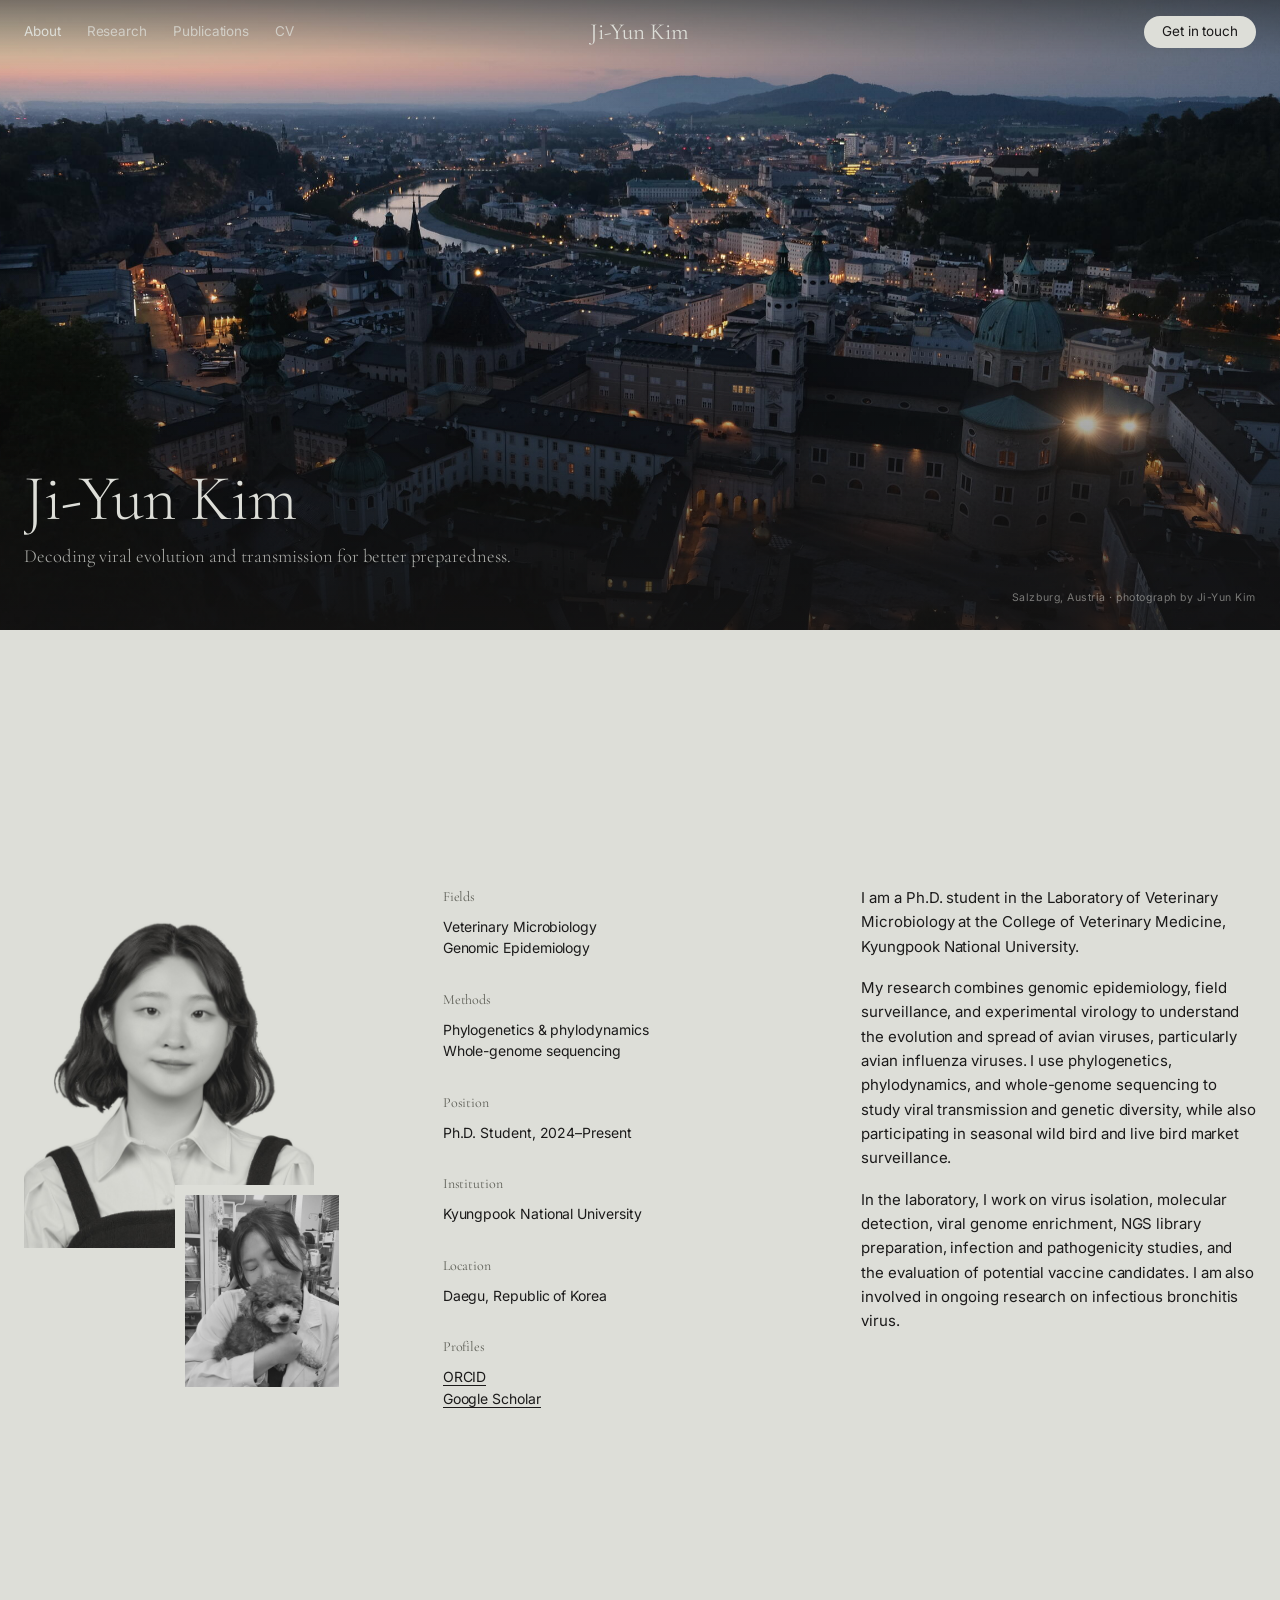
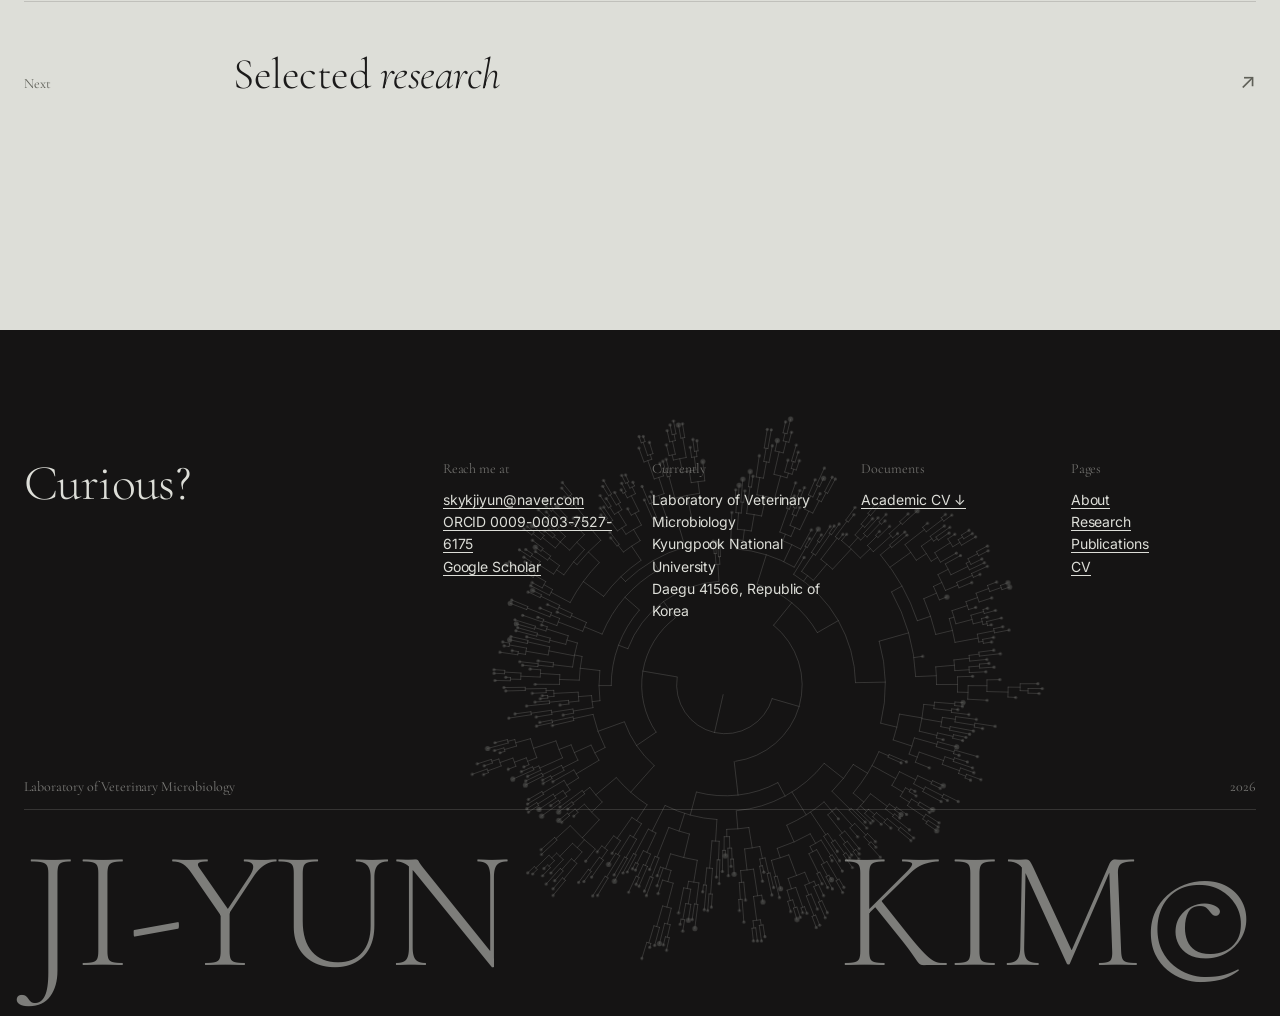
<file: index.html>
<!DOCTYPE html>
<html lang="en">
<head>
<meta charset="utf-8">
<meta name="viewport" content="width=device-width, initial-scale=1">
<script>document.documentElement.classList.add('js');</script>
<title>Ji-Yun Kim — Genomic Epidemiology of Avian Influenza</title>
<meta name="description" content="Ji-Yun Kim is a Ph.D. student in Veterinary Microbiology at Kyungpook National University, working on influenza virus evolution, phylogenetics and phylodynamics, and whole-genome sequencing.">
<meta name="author" content="Ji-Yun Kim">

<meta property="og:type" content="profile">
<meta property="og:title" content="Ji-Yun Kim — Genomic Epidemiology of Avian Influenza">
<meta property="og:description" content="Ji-Yun Kim is a Ph.D. student in Veterinary Microbiology at Kyungpook National University, working on influenza virus evolution, phylogenetics and phylodynamics, and whole-genome sequencing.">
<meta property="og:image" content="assets/img/hero-salzburg.jpg">
<meta name="twitter:card" content="summary_large_image">

<link rel="icon" href="assets/favicon.svg" type="image/svg+xml">
<link rel="preconnect" href="https://fonts.googleapis.com">
<link rel="preconnect" href="https://fonts.gstatic.com" crossorigin>
<link href="https://fonts.googleapis.com/css2?family=Cormorant+Garamond:ital,wght@0,300;0,400;0,500;1,300;1,400&amp;family=Inter:wght@300;400;500&amp;display=swap" rel="stylesheet">
<link rel="stylesheet" href="styles.css">
<script type="application/ld+json">
{
  "@context": "https://schema.org",
  "@type": "Person",
  "name": "Ji-Yun Kim",
  "jobTitle": "Ph.D. Student, Veterinary Microbiology",
  "affiliation": {
    "@type": "CollegeOrUniversity",
    "name": "College of Veterinary Medicine, Kyungpook National University"
  },
  "email": "mailto:skykjiyun@naver.com",
  "identifier": "https://orcid.org/0009-0003-7527-6175",
  "sameAs": [
    "https://orcid.org/0009-0003-7527-6175",
    "https://scholar.google.com/citations?user=RZ4CuzIAAAAJ&hl=ko"
  ],
  "knowsAbout": ["Influenza virus evolution", "Phylodynamics", "Phylogenetics", "Genomic surveillance", "Whole-genome sequencing"]
}
</script>
</head>

<body>
<a class="skip-link" href="#main">Skip to content</a>

<!-- ─────────────────────────  NAV  ───────────────────────── -->
<header class="nav on-dark" id="nav">
  <nav class="nav__inner" aria-label="Primary">
    <ul class="nav__links">
      <li><a href="index.html" aria-current="page">About</a></li>
      <li><a href="research.html">Research</a></li>
      <li><a href="publications.html">Publications</a></li>
      <li><a href="cv.html">CV</a></li>
    </ul>

    <a class="nav__mark" href="index.html">Ji-Yun Kim</a>

    <div class="nav__end">
      <a class="pill" href="mailto:skykjiyun@naver.com">Get in touch</a>
      <button class="nav__toggle" id="navToggle" aria-expanded="false" aria-controls="navMenu">
        <span class="nav__toggle-label">Menu</span>
      </button>
    </div>
  </nav>
</header>

<div class="menu" id="navMenu" hidden>
  <ul>
    <li><a href="index.html" aria-current="page">About</a></li>
    <li><a href="research.html">Research</a></li>
    <li><a href="publications.html">Publications</a></li>
    <li><a href="cv.html">CV</a></li>
    <li><a href="mailto:skykjiyun@naver.com">Contact</a></li>
  </ul>
</div>

<main id="main">
<div class="frame" id="top">
<!-- ─────────────────────────  HERO  ───────────────────────── -->
  <section class="hero" aria-label="Introduction">
    <div class="hero__canvas">
      <img src="assets/img/hero-salzburg.jpg" alt="Salzburg at dusk seen from above, the old town and river under a pink and deep blue sky." fetchpriority="high" decoding="async">
    </div>
    <div class="hero__grain" aria-hidden="true"></div>
    <div class="hero__text">
      <h1 class="hero__title">
        <span class="line"><span class="w">Ji-Yun</span> <span class="w">Kim</span></span>
      </h1>
      <p class="hero__tagline"><span class="line"><span class="w">Decoding viral evolution and transmission for better preparedness.</span></span></p>
    </div>
    <p class="hero__credit">Salzburg, Austria &middot; photograph by Ji-Yun Kim</p>
  </section>

<!-- ─────────────────────────  ABOUT  ───────────────────────── -->
  <section class="block" id="about">

    <div class="grid about__grid">
      <div class="portraits">
        <figure class="portrait" data-reveal>
          <img id="portraitImg" src="assets/img/portrait.jpg" alt="Portrait of Ji-Yun Kim." decoding="async">
        </figure>
        <figure class="portrait-alt" data-optional data-reveal data-delay="2">
          <img src="assets/img/portrait-alt.jpg" alt="Ji-Yun Kim holding a puppy at the veterinary teaching hospital." loading="lazy" decoding="async">
        </figure>
      </div>

      <div class="meta" data-reveal data-delay="1">
        <div class="meta__item"><p class="label">Fields</p><p>Veterinary Microbiology</p><p>Genomic Epidemiology</p></div>
        <div class="meta__item"><p class="label">Methods</p><p>Phylogenetics &amp; phylodynamics</p><p>Whole-genome sequencing</p></div>
        <div class="meta__item"><p class="label">Position</p><p>Ph.D. Student, 2024&ndash;Present</p></div>
        <div class="meta__item"><p class="label">Institution</p><p>Kyungpook National University</p></div>
        <div class="meta__item"><p class="label">Location</p><p>Daegu, Republic of Korea</p></div>
        <div class="meta__item"><p class="label">Profiles</p>
          <p><a class="ul" href="https://orcid.org/0009-0003-7527-6175" target="_blank" rel="noopener">ORCID</a></p>
          <p><a class="ul" href="https://scholar.google.com/citations?user=RZ4CuzIAAAAJ&amp;hl=ko" target="_blank" rel="noopener">Google Scholar</a></p>
        </div>
      </div>

      <div class="col-text">
        <div class="prose" data-reveal data-delay="2">
          <p>I am a Ph.D. student in the Laboratory of Veterinary Microbiology at the College of Veterinary Medicine, Kyungpook National University.</p>
          <p>My research combines genomic epidemiology, field surveillance, and experimental virology to understand the evolution and spread of avian viruses, particularly avian influenza viruses. I use phylogenetics, phylodynamics, and whole-genome sequencing to study viral transmission and genetic diversity, while also participating in seasonal wild bird and live bird market surveillance.</p>
          <p>In the laboratory, I work on virus isolation, molecular detection, viral genome enrichment, NGS library preparation, infection and pathogenicity studies, and the evaluation of potential vaccine candidates. I am also involved in ongoing research on infectious bronchitis virus.</p>
        </div>
      </div>

    </div>
  </section>

  <!-- ─────────────────────────  NEXT  ───────────────────────── -->
  <a class="next" href="research.html">
    <span class="next__row">
      <span class="label">Next</span>
      <span class="next__title">Selected <em>research</em></span>
      <span class="next__arrow" aria-hidden="true">&#8599;</span>
    </span>
  </a>

</div><!-- /frame -->

<!-- ─────────────────────────  CONTACT / FOOTER  ───────────────────────── -->
<footer class="foot" id="contact">
  <div class="foot__canvas" aria-hidden="true">
    <svg id="phylo" viewBox="-105 -105 210 210" preserveAspectRatio="xMidYMid slice" role="presentation"></svg>
  </div>
  <div class="foot__inner">
    <div class="grid foot__top">
      <h2 class="h2 foot__h" data-reveal>Curious?</h2>
      <div class="foot__cols">
        <div data-reveal><p class="label">Reach me at</p>
          <p><a class="ul" href="mailto:skykjiyun@naver.com">skykjiyun@naver.com</a></p>
          <p><a class="ul" href="https://orcid.org/0009-0003-7527-6175" target="_blank" rel="noopener">ORCID 0009-0003-7527-6175</a></p>
          <p><a class="ul" href="https://scholar.google.com/citations?user=RZ4CuzIAAAAJ&amp;hl=ko" target="_blank" rel="noopener">Google Scholar</a></p>
        </div>
        <div data-reveal data-delay="1"><p class="label">Currently</p>
          <p>Laboratory of Veterinary Microbiology</p>
          <p>Kyungpook National University</p>
          <p>Daegu 41566, Republic of Korea</p>
        </div>
        <div data-reveal data-delay="2"><p class="label">Documents</p>
          <p><a class="ul" href="assets/cv/Ji-Yun-Kim-CV.docx" download>Academic CV &darr;</a></p>
        </div>
        <div data-reveal data-delay="3"><p class="label">Pages</p>
          <p><a class="ul" href="index.html">About</a></p>
          <p><a class="ul" href="research.html">Research</a></p>
          <p><a class="ul" href="publications.html">Publications</a></p>
          <p><a class="ul" href="cv.html">CV</a></p>
        </div>
      </div>
    </div>

    <div class="foot__rule">
      <span>Laboratory of Veterinary Microbiology</span>
      <span id="year">2026</span>
    </div>
    <div class="foot__mark" aria-hidden="true"><span>JI-YUN</span><span>KIM&copy;</span></div>
  </div>
</footer>

</main>

<script src="main.js"></script>
</body>
</html>
</file>
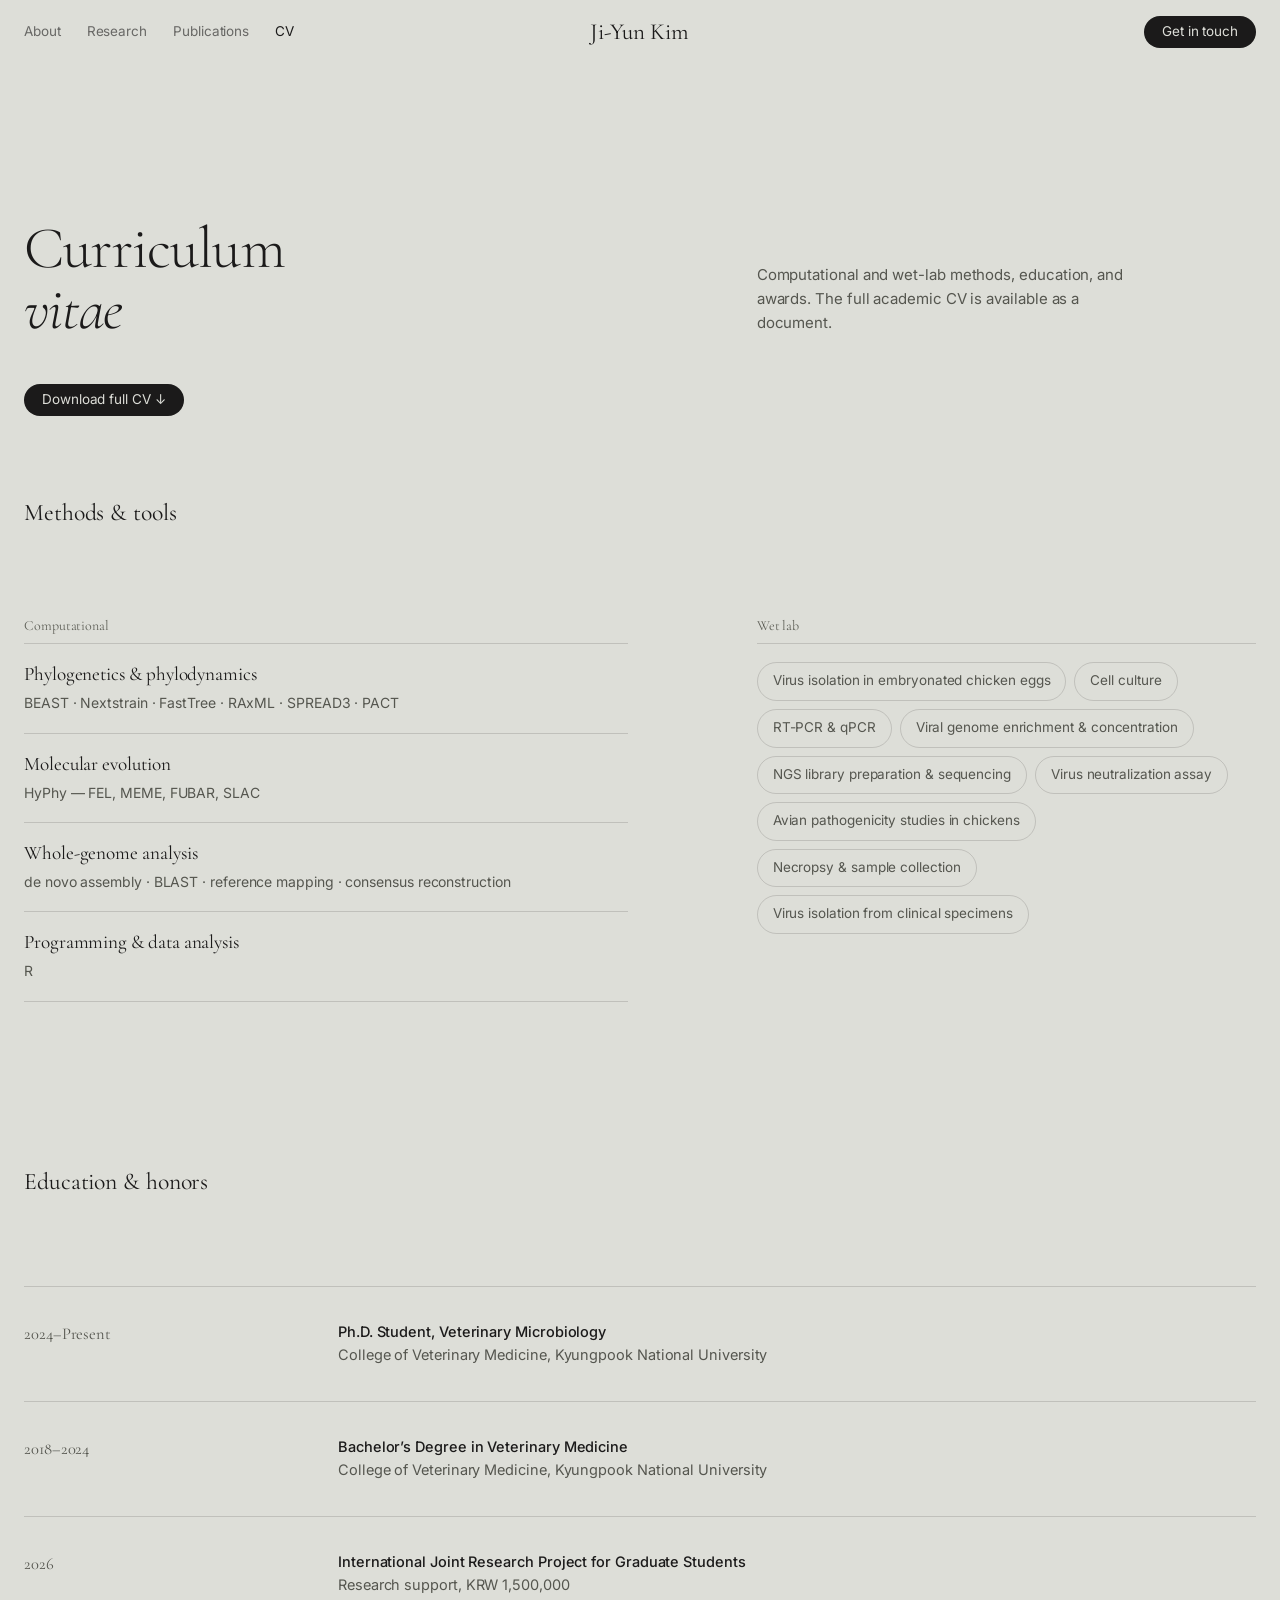
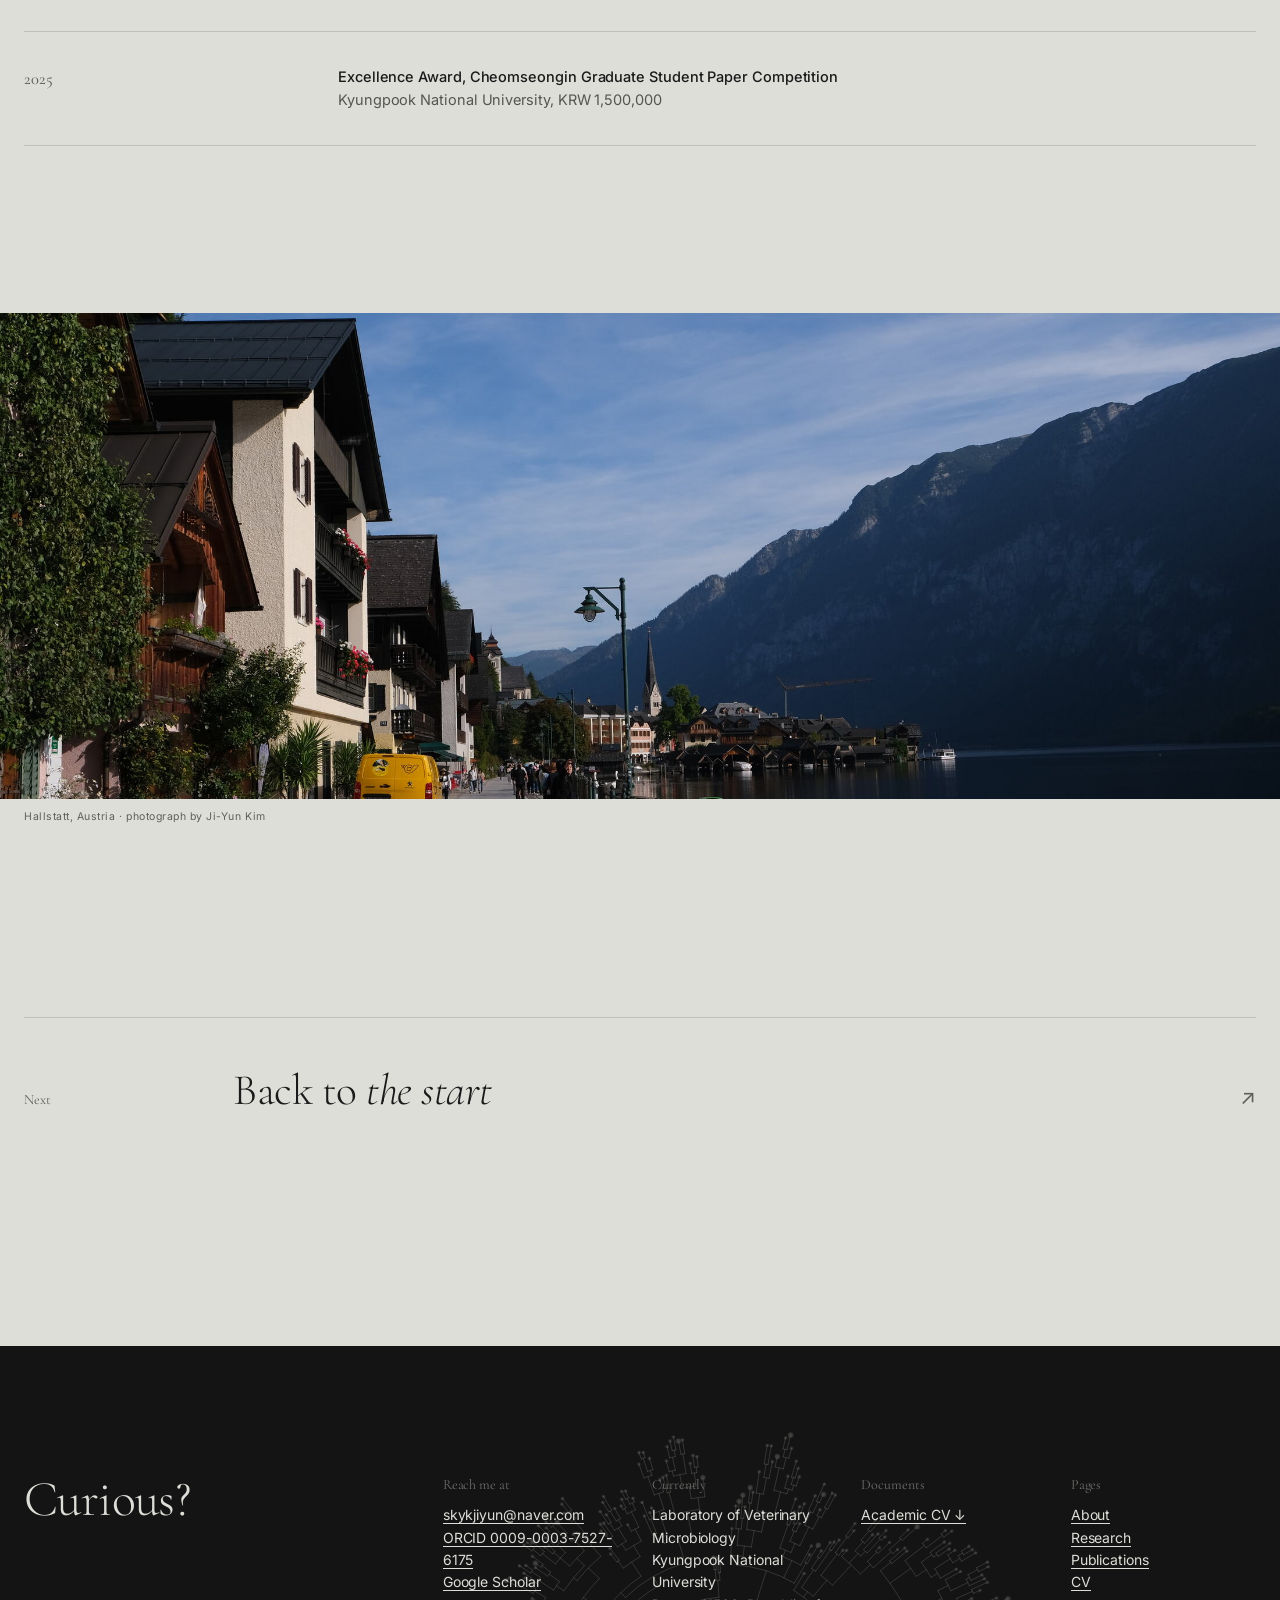
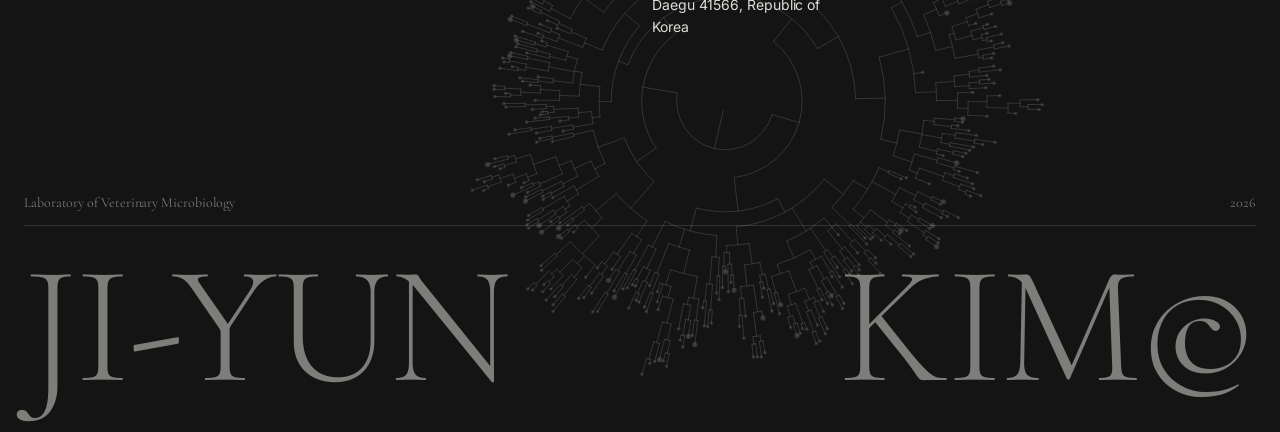
<file: cv.html>
<!DOCTYPE html>
<html lang="en">
<head>
<meta charset="utf-8">
<meta name="viewport" content="width=device-width, initial-scale=1">
<script>document.documentElement.classList.add('js');</script>
<title>CV — Ji-Yun Kim</title>
<meta name="description" content="Methods, tools, education and honors of Ji-Yun Kim, Ph.D. student in Veterinary Microbiology at Kyungpook National University.">
<meta name="author" content="Ji-Yun Kim">

<meta property="og:type" content="website">
<meta property="og:title" content="CV — Ji-Yun Kim">
<meta property="og:description" content="Methods, tools, education and honors of Ji-Yun Kim, Ph.D. student in Veterinary Microbiology at Kyungpook National University.">
<meta property="og:image" content="assets/img/hero-salzburg.jpg">
<meta name="twitter:card" content="summary_large_image">

<link rel="icon" href="assets/favicon.svg" type="image/svg+xml">
<link rel="preconnect" href="https://fonts.googleapis.com">
<link rel="preconnect" href="https://fonts.gstatic.com" crossorigin>
<link href="https://fonts.googleapis.com/css2?family=Cormorant+Garamond:ital,wght@0,300;0,400;0,500;1,300;1,400&amp;family=Inter:wght@300;400;500&amp;display=swap" rel="stylesheet">
<link rel="stylesheet" href="styles.css">
</head>

<body>
<a class="skip-link" href="#main">Skip to content</a>

<!-- ─────────────────────────  NAV  ───────────────────────── -->
<header class="nav" id="nav">
  <nav class="nav__inner" aria-label="Primary">
    <ul class="nav__links">
      <li><a href="index.html">About</a></li>
      <li><a href="research.html">Research</a></li>
      <li><a href="publications.html">Publications</a></li>
      <li><a href="cv.html" aria-current="page">CV</a></li>
    </ul>

    <a class="nav__mark" href="index.html">Ji-Yun Kim</a>

    <div class="nav__end">
      <a class="pill" href="mailto:skykjiyun@naver.com">Get in touch</a>
      <button class="nav__toggle" id="navToggle" aria-expanded="false" aria-controls="navMenu">
        <span class="nav__toggle-label">Menu</span>
      </button>
    </div>
  </nav>
</header>

<div class="menu" id="navMenu" hidden>
  <ul>
    <li><a href="index.html">About</a></li>
    <li><a href="research.html">Research</a></li>
    <li><a href="publications.html">Publications</a></li>
    <li><a href="cv.html" aria-current="page">CV</a></li>
    <li><a href="mailto:skykjiyun@naver.com">Contact</a></li>
  </ul>
</div>

<main id="main">
<div class="frame" id="top">
  <!-- ─────────────────────────  PAGE HEADER  ───────────────────────── -->
  <header class="pagehead">
    <div class="grid">
      <h1 class="h1-page" data-reveal>Curriculum<br><em>vitae</em></h1>
      <p class="col-text lede" data-reveal data-delay="1">Computational and wet-lab methods, education, and awards. The full academic CV is available as a document.</p>
    </div>
    <div class="grid pagehead__cta">
      <p class="col-span-left" data-reveal data-delay="2"><a class="pill" href="assets/cv/Ji-Yun-Kim-CV.docx" download>Download full CV &darr;</a></p>
    </div>
  </header>

<!-- ─────────────────────────  METHODS  ───────────────────────── -->
  <section class="block" id="methods">
    <div class="grid">
      <h2 class="sec" data-reveal>Methods &amp; tools</h2>
    </div>

    <div class="skills">
      <div class="skills__col" data-reveal>
        <p class="label">Computational</p>
        <dl>
          <dt>Phylogenetics &amp; phylodynamics</dt><dd>BEAST &middot; Nextstrain &middot; FastTree &middot; RAxML &middot; SPREAD3 &middot; PACT</dd>
          <dt>Molecular evolution</dt><dd>HyPhy &mdash; FEL, MEME, FUBAR, SLAC</dd>
          <dt>Whole-genome analysis</dt><dd>de novo assembly &middot; BLAST &middot; reference mapping &middot; consensus reconstruction</dd>
          <dt>Programming &amp; data analysis</dt><dd>R</dd>
        </dl>
      </div>
      <div class="skills__col" data-reveal data-delay="1">
        <p class="label">Wet lab</p>
        <ul class="tags">
          <li>Virus isolation in embryonated chicken eggs</li>
          <li>Cell culture</li>
          <li>RT-PCR &amp; qPCR</li>
          <li>Viral genome enrichment &amp; concentration</li>
          <li>NGS library preparation &amp; sequencing</li>
          <li>Virus neutralization assay</li>
          <li>Avian pathogenicity studies in chickens</li>
          <li>Necropsy &amp; sample collection</li>
          <li>Virus isolation from clinical specimens</li>
        </ul>
      </div>
    </div>
  </section>

<!-- ─────────────────────────  EDUCATION  ───────────────────────── -->
  <section class="block" id="education">
    <div class="grid">
      <h2 class="sec" data-reveal>Education &amp; honors</h2>
    </div>

    <ul class="timeline">
      <li data-reveal><span class="timeline__when">2024&ndash;Present</span><span class="timeline__what"><b>Ph.D. Student, Veterinary Microbiology</b><br>College of Veterinary Medicine, Kyungpook National University</span></li>
      <li data-reveal><span class="timeline__when">2018&ndash;2024</span><span class="timeline__what"><b>Bachelor&rsquo;s Degree in Veterinary Medicine</b><br>College of Veterinary Medicine, Kyungpook National University</span></li>
      <li data-reveal><span class="timeline__when">2026</span><span class="timeline__what"><b>International Joint Research Project for Graduate Students</b><br>Research support, KRW 1,500,000</span></li>
      <li data-reveal><span class="timeline__when">2025</span><span class="timeline__what"><b>Excellence Award, Cheomseongin Graduate Student Paper Competition</b><br>Kyungpook National University, KRW 1,500,000</span></li>
    </ul>
  </section>

  <!-- ─────────────────────────  CLOSING IMAGE  ───────────────────────── -->
  <figure class="fig fig--bleed fig--band" data-reveal>
    <img src="assets/img/hallstatt.jpg" alt="Hallstatt, Austria: lakeside houses along the shore with mountains rising from the water." loading="lazy" decoding="async">
    <figcaption>Hallstatt, Austria &middot; photograph by Ji-Yun Kim</figcaption>
  </figure>

  <!-- ─────────────────────────  NEXT  ───────────────────────── -->
  <a class="next" href="index.html">
    <span class="next__row">
      <span class="label">Next</span>
      <span class="next__title">Back to <em>the start</em></span>
      <span class="next__arrow" aria-hidden="true">&#8599;</span>
    </span>
  </a>

</div><!-- /frame -->

<!-- ─────────────────────────  CONTACT / FOOTER  ───────────────────────── -->
<footer class="foot" id="contact">
  <div class="foot__canvas" aria-hidden="true">
    <svg id="phylo" viewBox="-105 -105 210 210" preserveAspectRatio="xMidYMid slice" role="presentation"></svg>
  </div>
  <div class="foot__inner">
    <div class="grid foot__top">
      <h2 class="h2 foot__h" data-reveal>Curious?</h2>
      <div class="foot__cols">
        <div data-reveal><p class="label">Reach me at</p>
          <p><a class="ul" href="mailto:skykjiyun@naver.com">skykjiyun@naver.com</a></p>
          <p><a class="ul" href="https://orcid.org/0009-0003-7527-6175" target="_blank" rel="noopener">ORCID 0009-0003-7527-6175</a></p>
          <p><a class="ul" href="https://scholar.google.com/citations?user=RZ4CuzIAAAAJ&amp;hl=ko" target="_blank" rel="noopener">Google Scholar</a></p>
        </div>
        <div data-reveal data-delay="1"><p class="label">Currently</p>
          <p>Laboratory of Veterinary Microbiology</p>
          <p>Kyungpook National University</p>
          <p>Daegu 41566, Republic of Korea</p>
        </div>
        <div data-reveal data-delay="2"><p class="label">Documents</p>
          <p><a class="ul" href="assets/cv/Ji-Yun-Kim-CV.docx" download>Academic CV &darr;</a></p>
        </div>
        <div data-reveal data-delay="3"><p class="label">Pages</p>
          <p><a class="ul" href="index.html">About</a></p>
          <p><a class="ul" href="research.html">Research</a></p>
          <p><a class="ul" href="publications.html">Publications</a></p>
          <p><a class="ul" href="cv.html">CV</a></p>
        </div>
      </div>
    </div>

    <div class="foot__rule">
      <span>Laboratory of Veterinary Microbiology</span>
      <span id="year">2026</span>
    </div>
    <div class="foot__mark" aria-hidden="true"><span>JI-YUN</span><span>KIM&copy;</span></div>
  </div>
</footer>

</main>

<script src="main.js"></script>
</body>
</html>
</file>
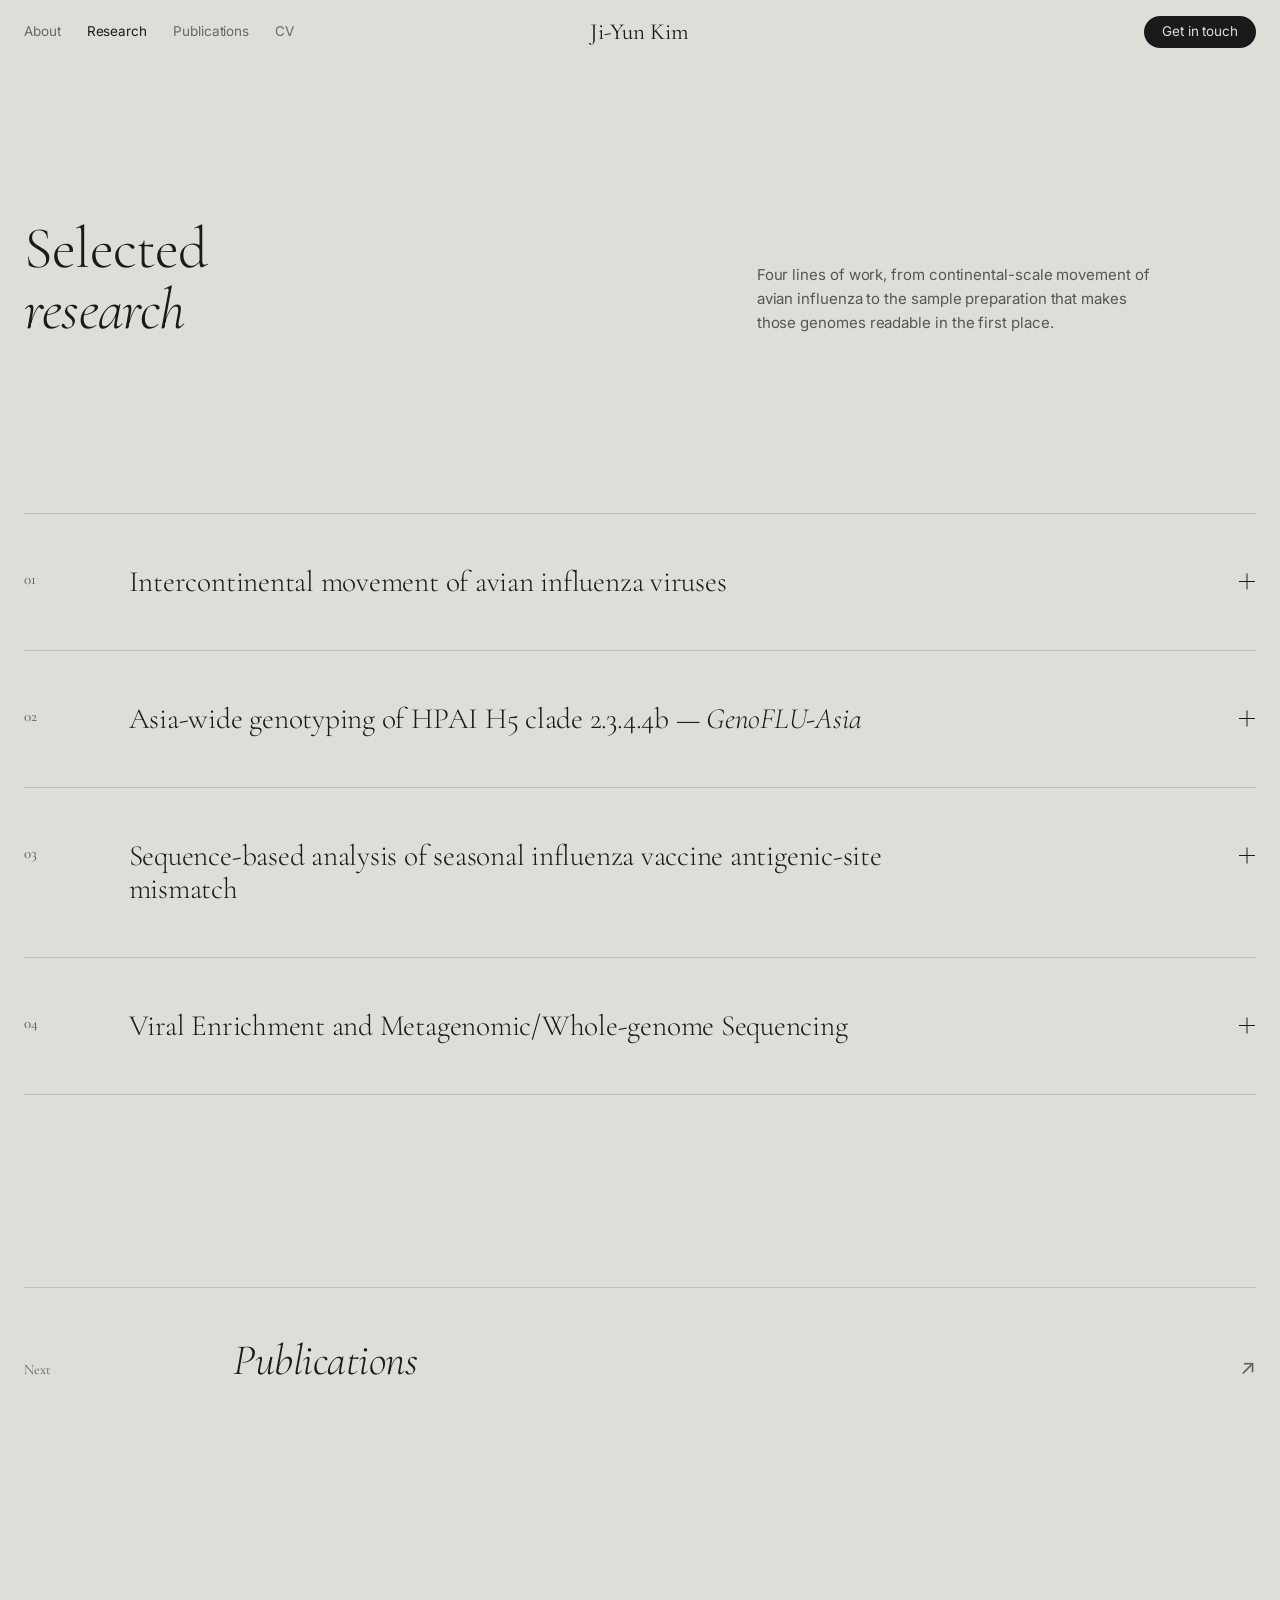
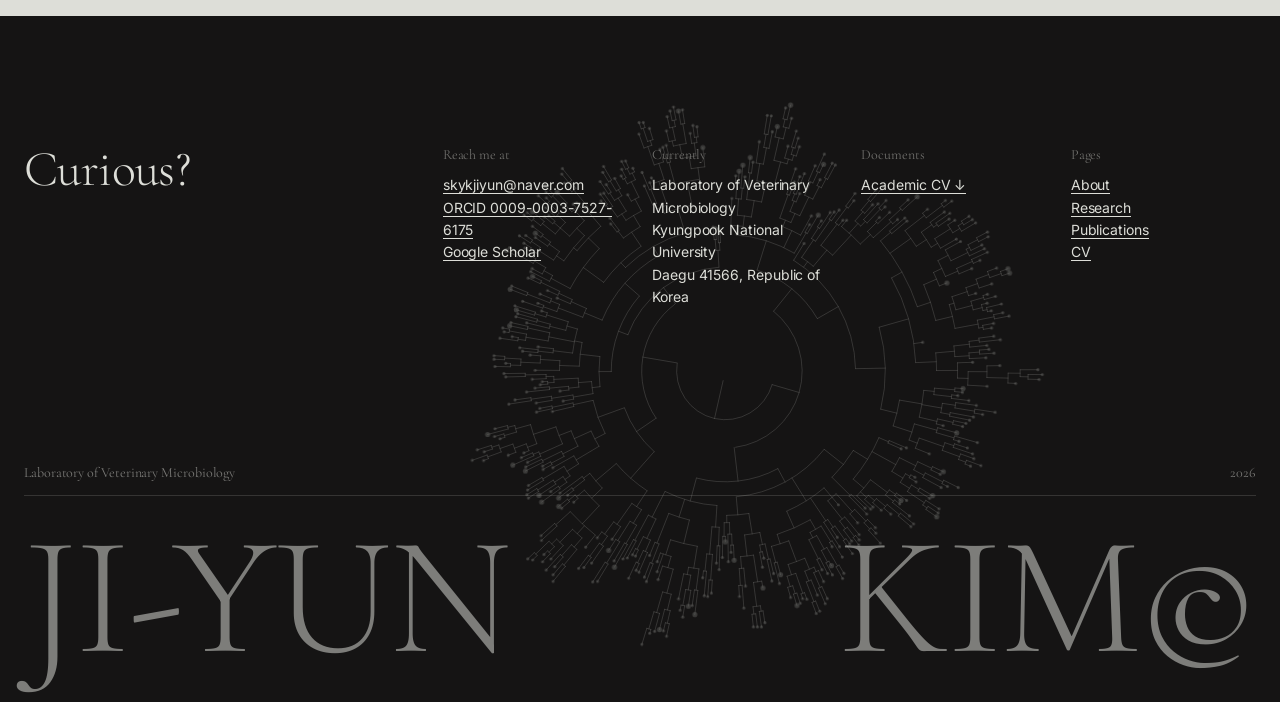
<file: research.html>
<!DOCTYPE html>
<html lang="en">
<head>
<meta charset="utf-8">
<meta name="viewport" content="width=device-width, initial-scale=1">
<script>document.documentElement.classList.add('js');</script>
<title>Research — Ji-Yun Kim</title>
<meta name="description" content="Phylogenetics, phylodynamics and whole-genome analysis of avian and seasonal influenza viruses: intercontinental movement, Asia-wide genotyping, vaccine antigenic-site mismatch, and viral enrichment.">
<meta name="author" content="Ji-Yun Kim">

<meta property="og:type" content="website">
<meta property="og:title" content="Research — Ji-Yun Kim">
<meta property="og:description" content="Phylogenetics, phylodynamics and whole-genome analysis of avian and seasonal influenza viruses: intercontinental movement, Asia-wide genotyping, vaccine antigenic-site mismatch, and viral enrichment.">
<meta property="og:image" content="assets/img/hero-salzburg.jpg">
<meta name="twitter:card" content="summary_large_image">

<link rel="icon" href="assets/favicon.svg" type="image/svg+xml">
<link rel="preconnect" href="https://fonts.googleapis.com">
<link rel="preconnect" href="https://fonts.gstatic.com" crossorigin>
<link href="https://fonts.googleapis.com/css2?family=Cormorant+Garamond:ital,wght@0,300;0,400;0,500;1,300;1,400&amp;family=Inter:wght@300;400;500&amp;display=swap" rel="stylesheet">
<link rel="stylesheet" href="styles.css">
</head>

<body>
<a class="skip-link" href="#main">Skip to content</a>

<!-- ─────────────────────────  NAV  ───────────────────────── -->
<header class="nav" id="nav">
  <nav class="nav__inner" aria-label="Primary">
    <ul class="nav__links">
      <li><a href="index.html">About</a></li>
      <li><a href="research.html" aria-current="page">Research</a></li>
      <li><a href="publications.html">Publications</a></li>
      <li><a href="cv.html">CV</a></li>
    </ul>

    <a class="nav__mark" href="index.html">Ji-Yun Kim</a>

    <div class="nav__end">
      <a class="pill" href="mailto:skykjiyun@naver.com">Get in touch</a>
      <button class="nav__toggle" id="navToggle" aria-expanded="false" aria-controls="navMenu">
        <span class="nav__toggle-label">Menu</span>
      </button>
    </div>
  </nav>
</header>

<div class="menu" id="navMenu" hidden>
  <ul>
    <li><a href="index.html">About</a></li>
    <li><a href="research.html" aria-current="page">Research</a></li>
    <li><a href="publications.html">Publications</a></li>
    <li><a href="cv.html">CV</a></li>
    <li><a href="mailto:skykjiyun@naver.com">Contact</a></li>
  </ul>
</div>

<main id="main">
<div class="frame" id="top">
  <!-- ─────────────────────────  PAGE HEADER  ───────────────────────── -->
  <header class="pagehead">
    <div class="grid">
      <h1 class="h1-page" data-reveal>Selected<br><em>research</em></h1>
      <p class="col-text lede" data-reveal data-delay="1">Four lines of work, from continental-scale movement of avian influenza to the sample preparation that makes those genomes readable in the first place.</p>
    </div>
  </header>

<!-- ─────────────────────────  RESEARCH  ───────────────────────── -->
  <section class="block" id="research">

    <ol class="projects">
      <li class="project" data-reveal>
        <span class="project__no">01</span>
        <details class="project__body">
          <summary class="project__summary"><h3>Intercontinental movement of avian influenza viruses</h3><span class="project__toggle" aria-hidden="true"></span></summary>
          <div class="project__description">
            <ul>
              <li>Analyzed PB2, PB1, PA, HA, NP, NA, M, and NS segments from global avian influenza datasets to identify intercontinental movement events.</li>
              <li>Characterized the geographic origin, timing, and direction of movement, and evaluated the contribution of host groups.</li>
              <li>Assessed ecological correlates of viral movement, including temporal patterns and temperature-related factors.</li>
            </ul>
          </div>
        </details>
      </li>

      <li class="project" data-reveal>
        <span class="project__no">02</span>
        <details class="project__body">
          <summary class="project__summary"><h3>Asia-wide genotyping of HPAI H5 clade 2.3.4.4b &mdash; <em>GenoFLU-Asia</em></h3><span class="project__toggle" aria-hidden="true"></span></summary>
          <div class="project__description">
            <ul>
              <li>Performed phylogenetic analysis of all eight genomic segments of HPAI H5 clade 2.3.4.4b viruses detected across Asia from 2020 to 2026.</li>
              <li>Characterized 131 genotype constellations circulating in Asian countries based on whole-genome segment combinations.</li>
              <li>Adapted the GenoFLU framework and reference structure for Asia-focused genotype classification, supporting regional interpretation of HPAI genomic diversity.</li>
            </ul>
            <div class="project__links">
              <a class="project__website pill" href="https://kdca-knu-virusresearch.github.io/GenoFLU-Asia/" target="_blank" rel="noopener noreferrer">Visit GenoFLU-Asia <span aria-hidden="true">&#8599;</span></a>
              <a class="project__repository ul" href="https://github.com/KDCA-KNU-VirusResearch/GenoFLU-Asia" target="_blank" rel="noopener noreferrer">View on GitHub <span aria-hidden="true">&#8599;</span></a>
            </div>
            <a class="project__logo-link" href="https://kdca-knu-virusresearch.github.io/GenoFLU-Asia/" target="_blank" rel="noopener noreferrer" aria-label="Visit the GenoFLU-Asia website">
              <img class="project__logo" src="assets/img/genoflu-asia-monochrome.png?v=segment4r2" alt="GenoFLU-Asia — Harmonizing genotyping of HPAI H5 clade 2.3.4.4b viruses across Asia." width="1440" height="599" loading="lazy">
            </a>
          </div>
        </details>
      </li>

      <li class="project" data-reveal>
        <span class="project__no">03</span>
        <details class="project__body">
          <summary class="project__summary"><h3>Sequence-based analysis of seasonal influenza vaccine antigenic-site mismatch</h3><span class="project__toggle" aria-hidden="true"></span></summary>
          <div class="project__description">
            <ul>
              <li>Compared HA antigenic-site sequences of circulating A(H1N1)pdm09, A(H3N2), and B/Victoria viruses with the corresponding seasonal vaccine strains.</li>
              <li>Evaluated temporal changes in antigenic-site mismatch, observing increasing sequence divergence from vaccine strains across multiple periods.</li>
              <li>Identified pronounced mismatch patterns associated with the COVID-19 pandemic period and subsequent seasonal influenza circulation.</li>
            </ul>
          </div>
        </details>
      </li>

      <li class="project" data-reveal>
        <span class="project__no">04</span>
        <details class="project__body">
          <summary class="project__summary"><h3>Viral Enrichment and Metagenomic/Whole-genome Sequencing</h3><span class="project__toggle" aria-hidden="true"></span></summary>
          <div class="project__description">
            <ul>
              <li>Evaluated sample pretreatment and viral enrichment approaches for clinical and cell-culture-derived samples to raise the proportion of viral reads and sequencing depth.</li>
              <li>Performed metagenomic analysis, de novo assembly, reference mapping, and whole-genome sequence reconstruction for viral genomic characterization.</li>
            </ul>
          </div>
        </details>
      </li>
    </ol>
  </section>

  <!-- ─────────────────────────  NEXT  ───────────────────────── -->
  <a class="next" href="publications.html">
    <span class="next__row">
      <span class="label">Next</span>
      <span class="next__title"><em>Publications</em></span>
      <span class="next__arrow" aria-hidden="true">&#8599;</span>
    </span>
  </a>

</div><!-- /frame -->

<!-- ─────────────────────────  CONTACT / FOOTER  ───────────────────────── -->
<footer class="foot" id="contact">
  <div class="foot__canvas" aria-hidden="true">
    <svg id="phylo" viewBox="-105 -105 210 210" preserveAspectRatio="xMidYMid slice" role="presentation"></svg>
  </div>
  <div class="foot__inner">
    <div class="grid foot__top">
      <h2 class="h2 foot__h" data-reveal>Curious?</h2>
      <div class="foot__cols">
        <div data-reveal><p class="label">Reach me at</p>
          <p><a class="ul" href="mailto:skykjiyun@naver.com">skykjiyun@naver.com</a></p>
          <p><a class="ul" href="https://orcid.org/0009-0003-7527-6175" target="_blank" rel="noopener">ORCID 0009-0003-7527-6175</a></p>
          <p><a class="ul" href="https://scholar.google.com/citations?user=RZ4CuzIAAAAJ&amp;hl=ko" target="_blank" rel="noopener">Google Scholar</a></p>
        </div>
        <div data-reveal data-delay="1"><p class="label">Currently</p>
          <p>Laboratory of Veterinary Microbiology</p>
          <p>Kyungpook National University</p>
          <p>Daegu 41566, Republic of Korea</p>
        </div>
        <div data-reveal data-delay="2"><p class="label">Documents</p>
          <p><a class="ul" href="assets/cv/Ji-Yun-Kim-CV.docx" download>Academic CV &darr;</a></p>
        </div>
        <div data-reveal data-delay="3"><p class="label">Pages</p>
          <p><a class="ul" href="index.html">About</a></p>
          <p><a class="ul" href="research.html">Research</a></p>
          <p><a class="ul" href="publications.html">Publications</a></p>
          <p><a class="ul" href="cv.html">CV</a></p>
        </div>
      </div>
    </div>

    <div class="foot__rule">
      <span>Laboratory of Veterinary Microbiology</span>
      <span id="year">2026</span>
    </div>
    <div class="foot__mark" aria-hidden="true"><span>JI-YUN</span><span>KIM&copy;</span></div>
  </div>
</footer>

</main>

<script src="main.js"></script>
</body>
</html>
</file>
<file: styles.css>
/* ============================================================
   Ji-Yun Kim — personal research site
   ============================================================ */

:root{
  --bg:        #ddded8;
  --ink:       #1b1a1a;
  --ink-2:     #55564f;
  --faint:     #5f6058;
  --dark:      #151414;
  --rule:      rgba(27,26,26,.15);
  --rule-dark: rgba(221,222,216,.16);

  --serif: "Cormorant Garamond", "Times New Roman", Times, serif;
  --sans:  "Inter", -apple-system, BlinkMacSystemFont, "Segoe UI", "Apple SD Gothic Neo", Roboto, sans-serif;

  --pad: 24px;
  --gap: 24px;
  --ease: cubic-bezier(.2,.65,.25,1);
}

@media (max-width: 900px){ :root{ --pad:16px; --gap:16px } }

*,*::before,*::after{ box-sizing:border-box }

/* the overlays below set display, which would otherwise beat the UA [hidden] rule */
[hidden]{ display:none !important }

html{ scroll-behavior:smooth; -webkit-text-size-adjust:100% }
@media (prefers-reduced-motion: reduce){ html{ scroll-behavior:auto } }

body{
  margin:0;
  background:var(--bg);
  color:var(--ink);
  font-family:var(--sans);
  font-size:15px;
  font-weight:400;
  line-height:1.6;
  letter-spacing:-.005em;
  -webkit-font-smoothing:antialiased;
  -moz-osx-font-smoothing:grayscale;
  overflow-x:hidden;
}

img{ max-width:100%; display:block }
a{ color:inherit; text-decoration:none }
h1,h2,h3,h4,p,ul,ol,dl,dd,figure,blockquote{ margin:0; padding:0 }
ul,ol{ list-style:none }
button{ font:inherit; color:inherit; background:none; border:0; cursor:pointer }

::selection{ background:var(--ink); color:var(--bg) }

.skip-link{
  position:fixed; top:-100px; left:var(--pad); z-index:200;
  background:var(--ink); color:var(--bg); padding:10px 16px; border-radius:99px;
  font-size:13px;
}
.skip-link:focus{ top:12px }

:focus-visible{ outline:1.5px solid var(--ink); outline-offset:3px; border-radius:2px }
.on-dark :focus-visible, .foot :focus-visible, .lb :focus-visible{ outline-color:var(--bg) }

/* ── label / small caps meta ───────────────────────────────── */
.label{
  font-family:var(--serif);
  font-size:14px;
  font-weight:400;
  line-height:1.3;
  color:var(--faint);
  margin-bottom:8px;
}

.ul{ position:relative; padding-bottom:1px; background-image:linear-gradient(currentColor,currentColor);
  background-size:100% 1px; background-repeat:no-repeat; background-position:0 100%;
  transition:background-size .45s var(--ease) }
.ul:hover{ background-size:0% 1px; background-position:100% 100% }

/* ============================================================
   NAV
   ============================================================ */
.nav{
  position:fixed; inset:0 0 auto 0; z-index:90;
  padding:0 var(--pad);
  color:var(--ink);
  transition:color .5s var(--ease), background-color .5s var(--ease), backdrop-filter .5s var(--ease);
}
.nav.on-dark{ color:var(--bg) }
.nav.is-stuck{
  background:color-mix(in srgb, var(--bg) 78%, transparent);
  backdrop-filter:saturate(1.4) blur(14px);
  -webkit-backdrop-filter:saturate(1.4) blur(14px);
}
.nav__inner{
  display:grid; grid-template-columns:1fr auto 1fr; align-items:center;
  height:64px;
}
.nav__links{ display:flex; gap:26px; font-size:13.5px }
.nav__links a{ opacity:.6; transition:opacity .3s var(--ease) }
.nav__links a:hover{ opacity:1 }
.nav__links a[aria-current="page"]{ opacity:1 }
.nav.on-dark .nav__links a{ opacity:.78 }
.nav.on-dark .nav__links a[aria-current="page"]{ opacity:1 }

.nav__mark{
  justify-self:center;
  font-family:var(--serif); font-size:23px; font-weight:400; letter-spacing:.005em;
  white-space:nowrap;
}

.nav__end{ justify-self:end; display:flex; align-items:center; gap:12px }

.pill{
  display:inline-block; border-radius:99px; padding:9px 18px 10px;
  font-size:13.5px; line-height:1;
  background:var(--ink); color:var(--bg);
  transition:background-color .35s var(--ease), color .35s var(--ease), opacity .35s var(--ease);
}
.pill:hover{ opacity:.78 }
.on-dark .pill{ background:var(--bg); color:var(--ink) }
.pill--light{ background:var(--bg); color:var(--ink) }

.nav__toggle{ display:none; font-size:13.5px }

/* mobile menu overlay */
.menu{
  position:fixed; inset:0; z-index:85;
  background:var(--bg);
  display:flex; align-items:center; justify-content:flex-start;
  padding:0 var(--pad);
  opacity:0; transition:opacity .4s var(--ease);
}
.menu.is-open{ opacity:1 }
.menu ul{ display:flex; flex-direction:column; gap:4px }
.menu a{ font-family:var(--serif); font-size:clamp(2.2rem,10vw,3.4rem); font-weight:300; line-height:1.12 }

/* ============================================================
   LAYOUT
   ============================================================ */
.frame{ padding:0 var(--pad) }
section[id], footer[id]{ scroll-margin-top:84px }

.grid{
  display:grid;
  grid-template-columns:repeat(12,1fr);
  column-gap:var(--gap);
}

.block{ padding:clamp(90px,13vw,190px) 0 0 }

.col-text{ grid-column:8 / 12 }
.meta{ grid-column:5 / 8; display:grid; grid-template-columns:1fr; gap:30px; align-content:start }

.portraits{ grid-column:1 / 4 }
.portrait img{ width:100%; height:auto; aspect-ratio:4/5; object-fit:cover }
.about__grid .col-text{ grid-column:9 / 13 }

/* 두 번째 초상은 첫 번째의 오른쪽 아래 모서리에 엇물려 얹힌다.
   페이지색 매트를 둘러 두 장이 겹쳐도 층이 구분되게 한다. */
.portrait-alt{
  position:relative; z-index:1;
  width:60%;
  margin-left:auto; margin-right:-12%;
  margin-top:-22%;
  padding:10px; background:var(--bg);
}
.portrait-alt img{ width:100%; height:auto; aspect-ratio:4/5; object-fit:cover }

/* 첫 번째보다 늦게, 오른쪽에서 미끄러져 들어온다 */
.js .portrait-alt[data-reveal]{ opacity:0; transform:translate(28px,20px) scale(.965) }
.js .portrait-alt[data-reveal].is-in{ opacity:1; transform:none }
.portrait-alt[data-reveal]{ transition-duration:1.15s }

/* no photo yet: fall back to the original two-column row */
.no-portrait .portraits{ display:none }
.no-portrait .meta{ grid-column:1 / 6; grid-template-columns:repeat(2,minmax(0,232px)); gap:44px var(--gap) }
.no-portrait .about__grid .col-text{ grid-column:8 / 12 }
.meta p{ font-size:14px; line-height:1.55 }

.h2{
  font-family:var(--serif); font-weight:300;
  font-size:clamp(2.1rem,3.9vw,3.6rem);
  line-height:1.04; letter-spacing:-.012em;
}
.h2 em{ font-style:italic }
.h2--span{ grid-column:1 / 7 }

.lede{ color:var(--ink-2); align-self:end; padding-bottom:.35em }

.statement{
  grid-column:1 / 10;
  font-family:var(--serif); font-weight:300;
  font-size:clamp(1.6rem,3.05vw,2.8rem);
  line-height:1.18; letter-spacing:-.01em;
}
.about__grid{ margin-top:clamp(56px,7vw,104px) }

.prose{ margin-top:0 }
.prose p + p{ margin-top:1.15em }
.prose p{ font-size:15px; line-height:1.62 }

/* ============================================================
   PAGE HEADER (inner pages) / SECTION LABEL / NEXT
   ============================================================ */
.pagehead{ padding:clamp(148px,17vw,236px) 0 0 }
.h1-page{
  grid-column:1 / 7;
  font-family:var(--serif); font-weight:300;
  font-size:clamp(2.4rem,4.6vw,4.2rem);
  line-height:1.04; letter-spacing:-.014em;
}
.h1-page em{ font-style:italic }
.pagehead__cta{ margin-top:clamp(30px,3.4vw,46px) }
.pagehead__cta p{ grid-column:1 / 7 }

.pagehead + .block{ padding-top:clamp(52px,6.5vw,104px) }
.pagehead + .figrow{ margin-top:clamp(52px,6.5vw,104px) }

.sec{
  grid-column:1 / 13;
  font-family:var(--serif); font-weight:400;
  font-size:clamp(1.25rem,1.85vw,1.65rem);
  line-height:1.2; letter-spacing:-.004em;
}

.next{
  display:block;
  margin-top:clamp(110px,15vw,200px);
  border-top:1px solid var(--rule);
  padding:clamp(32px,3.8vw,52px) 0 clamp(28px,3.2vw,48px);
  transition:opacity .4s var(--ease);
}
.next:hover{ opacity:.55 }
.next__row{
  display:grid; grid-template-columns:repeat(12,1fr); column-gap:var(--gap);
  align-items:baseline;
}
.next .label{ grid-column:1 / 3; margin-bottom:0 }
.next__title{
  grid-column:3 / 11;
  font-family:var(--serif); font-weight:300;
  font-size:clamp(1.8rem,3.4vw,3rem);
  line-height:1.06; letter-spacing:-.012em;
}
.next__title em{ font-style:italic }
.next__arrow{ grid-column:12 / 13; justify-self:end; font-size:1.3rem; color:var(--faint) }

/* ============================================================
   HERO
   ============================================================ */
.hero{
  position:relative;
  margin-inline:calc(var(--pad) * -1);
  height:min(70vh,660px); min-height:400px;
  background:var(--dark);
  overflow:hidden;
  display:flex; align-items:flex-end;
}
.hero__canvas{ position:absolute; inset:0 }
.hero__canvas img{ width:100%; height:100%; object-fit:cover; object-position:center }
.hero__canvas svg{ width:100%; height:100%; display:block }
.hero__grain{
  position:absolute; inset:0; pointer-events:none;
  background:
    linear-gradient(to bottom, rgba(21,20,20,.58) 0%, rgba(21,20,20,.2) 9%, rgba(21,20,20,0) 21%),
    linear-gradient(to top, rgba(21,20,20,.84) 0%, rgba(21,20,20,.4) 30%, rgba(21,20,20,0) 58%);
}
.hero__text{ position:relative; padding:0 var(--pad) clamp(34px,4.6vw,62px) }
.hero__title{
  color:var(--bg);
  font-family:var(--serif); font-weight:300;
  font-size:clamp(2.4rem,5.05vw,4.65rem);
  line-height:1.07; letter-spacing:-.012em;
}
.hero__tagline{
  margin-top:.45em;
  color:rgba(221,222,216,.78);
  font-family:var(--serif); font-weight:300;
  font-size:clamp(1rem,1.45vw,1.42rem);
  line-height:1.4; letter-spacing:0;
}
.hero__text .line{ display:block; overflow:hidden; padding-bottom:.1em; margin-bottom:-.06em }
.hero__text .w{ display:inline-block; transition:transform 1.05s var(--ease) }
.js .hero__text .w{ transform:translateY(112%) }
.hero__text em{ font-style:italic }
.js .hero.is-in .hero__text .w{ transform:none }

.hero__credit{
  position:absolute; right:var(--pad); bottom:clamp(16px,2vw,24px);
  color:rgba(221,222,216,.5);
  font-size:10.5px; letter-spacing:.05em; line-height:1.4;
  max-width:60vw; text-align:right;
}

/* ============================================================
   FIGURES
   ============================================================ */
.fig img{ width:100% }
.fig figcaption{
  margin-top:14px; font-size:13px; line-height:1.5; color:var(--ink-2); max-width:58ch;
}
.figrow{
  margin-top:clamp(90px,13vw,190px);
  display:grid; grid-template-columns:repeat(12,1fr); column-gap:var(--gap); row-gap:48px;
  align-items:start;
}
.fig--wide{ grid-column:1 / 7 }
.fig--narrow{ grid-column:7 / 13 }
.figrow .fig img{ width:100%; height:auto }
.fig--bleed{ margin-top:clamp(90px,13vw,190px); margin-inline:calc(var(--pad) * -1) }
.fig--bleed figcaption{ padding-inline:var(--pad) }
.fig--band img{ height:clamp(240px,38vw,560px); object-fit:cover; object-position:center }
.fig--band figcaption{ margin-top:10px; font-size:10.5px; letter-spacing:.05em; color:var(--faint) }

/* ============================================================
   PROJECTS
   ============================================================ */
.projects{ margin-top:clamp(56px,7vw,96px); border-top:1px solid var(--rule) }
.project{
  display:grid; grid-template-columns:repeat(12,1fr); column-gap:var(--gap);
  padding:clamp(34px,4vw,54px) 0;
  border-bottom:1px solid var(--rule);
}
.project__no{
  grid-column:1 / 2;
  font-family:var(--serif); font-size:15px; color:var(--ink-2); line-height:1.9;
}
.project__body{ grid-column:2 / 13; min-width:0 }
.project__summary{ display:flex; align-items:baseline; justify-content:space-between; gap:24px; cursor:pointer; list-style:none }
.project__summary::-webkit-details-marker{ display:none }
.project__summary h3{ max-width:780px }
.project__summary:focus-visible, .project__logo-link:focus-visible{ outline:2px solid var(--ink); outline-offset:8px }
.project__summary:hover h3{ text-decoration:underline; text-decoration-thickness:1px; text-underline-offset:5px }
.project__toggle{ position:relative; flex:0 0 18px; width:18px; height:18px }
.project__toggle::before, .project__toggle::after{ content:""; position:absolute; background:currentColor; top:8px; left:1px; width:16px; height:1px }
.project__toggle::after{ transform:rotate(90deg) }
.project__body[open] .project__toggle::after{ transform:rotate(0deg) }
.project__description{ margin-top:28px; max-width:800px }
.project__links{ display:flex; flex-wrap:wrap; align-items:center; gap:16px 24px; margin-top:24px }
.project__repository{ display:inline-block; font-size:12px; color:var(--ink-2) }
.project__logo-link{ display:block; margin-top:28px; max-width:720px }
.project__logo{ width:100%; height:auto; filter:grayscale(1) }
.project h3{
  font-family:var(--serif); font-weight:300; font-size:clamp(1.5rem,2.3vw,2.1rem);
  line-height:1.14; letter-spacing:-.008em;
}
.project h3 em{ font-style:italic }
.project__body ul{ display:grid; gap:13px }
.project__body li{ position:relative; padding-left:18px; color:var(--ink-2); font-size:14.5px; line-height:1.6 }
.project__body li::before{
  content:""; position:absolute; left:0; top:.66em; width:7px; height:1px; background:var(--faint);
}

/* ============================================================
   PUBLICATIONS
   ============================================================ */
.pubs{ margin-top:clamp(56px,7vw,96px); border-top:1px solid var(--rule) }
.pubs li{ border-bottom:1px solid var(--rule) }
.pubs a, .pubs__link{
  display:grid; grid-template-columns:repeat(12,1fr); column-gap:var(--gap); align-items:baseline;
  width:100%; text-align:left;
  padding:clamp(26px,3.2vw,40px) 0;
  transition:opacity .4s var(--ease);
}
.pubs a:hover, .pubs__link:hover{ opacity:.55 }
.pubs--talks .pubs__title{ font-size:clamp(1.15rem,1.55vw,1.45rem) }
.pubs__year{ grid-column:1 / 2; font-family:var(--serif); font-size:15.5px; color:var(--ink-2) }
.pubs__main{ grid-column:2 / 8; display:block }
.pubs__title{
  display:block; font-family:var(--serif); font-weight:300;
  font-size:clamp(1.25rem,1.75vw,1.62rem); line-height:1.2; letter-spacing:-.006em;
}
.pubs__authors{ display:block; margin-top:10px; font-size:13.5px; color:var(--ink-2) }
.pubs__authors b{ font-weight:500; color:var(--ink) }
.pubs__venue{ grid-column:9 / 12; font-size:13.5px; color:var(--ink-2) }
.pubs__doi{ grid-column:12 / 13; justify-self:end; font-size:12.5px; color:var(--faint); white-space:nowrap }

/* ============================================================
   SKILLS
   ============================================================ */
.skills{
  margin-top:clamp(56px,7vw,96px);
  display:grid; grid-template-columns:repeat(12,1fr); column-gap:var(--gap); row-gap:56px;
}
.skills__col:first-child{ grid-column:1 / 7 }
.skills__col:last-child{ grid-column:8 / 13 }
.skills dl{ border-top:1px solid var(--rule) }
.skills dt{
  padding-top:18px;
  font-family:var(--serif); font-size:1.2rem; font-weight:400; line-height:1.3;
}
.skills dd{ padding:5px 0 18px; border-bottom:1px solid var(--rule); font-size:14px; color:var(--ink-2) }
.tags{ display:flex; flex-wrap:wrap; gap:8px; border-top:1px solid var(--rule); padding-top:18px }
.tags li{
  border:1px solid var(--rule); border-radius:99px; padding:7px 15px 8px;
  font-size:13.5px; color:var(--ink-2);
}

/* ============================================================
   TIMELINE
   ============================================================ */
.timeline{ margin-top:clamp(56px,7vw,96px); border-top:1px solid var(--rule) }
.timeline li{
  display:grid; grid-template-columns:repeat(12,1fr); column-gap:var(--gap);
  padding:clamp(24px,2.8vw,34px) 0; border-bottom:1px solid var(--rule);
}
.timeline__when{ grid-column:1 / 3; font-family:var(--serif); font-size:16.5px; color:var(--ink-2) }
.timeline__what{ grid-column:4 / 10; font-size:14.5px; line-height:1.58; color:var(--ink-2) }
.timeline__what b{ font-weight:500; color:var(--ink) }

/* ============================================================
   FOOTER
   ============================================================ */
.foot{
  position:relative; overflow:hidden;
  margin-top:clamp(110px,15vw,220px);
  background:var(--dark); color:var(--bg);
  padding:0 var(--pad);
}
.foot__canvas{ position:absolute; inset:0; opacity:.42; pointer-events:none }
.foot__canvas svg{ width:100%; height:100%; display:block }
.foot__inner{ position:relative; padding-top:clamp(80px,10vw,150px) }
.foot .label{ color:rgba(221,222,216,.45) }
.foot__h{ grid-column:1 / 4 }
.foot__cols{
  grid-column:5 / 13;
  display:grid; grid-template-columns:repeat(4,1fr); gap:40px var(--gap);
}
.foot__cols p{ font-size:14px; line-height:1.6 }
.foot__cols .ul:hover{ opacity:.7 }
.foot__rule{
  display:flex; justify-content:space-between;
  margin-top:clamp(90px,12vw,170px); padding-bottom:10px;
  font-family:var(--serif); font-size:14px; color:rgba(221,222,216,.5);
  border-bottom:1px solid var(--rule-dark);
}
.foot__mark{
  display:flex; justify-content:space-between; align-items:baseline;
  font-family:var(--serif); font-weight:300;
  font-size:13.2vw; line-height:1; letter-spacing:-.015em;
  color:rgba(221,222,216,.52);
  padding:.1em 0 .12em; white-space:nowrap;
  user-select:none;
}

/* ============================================================
   LIGHTBOX
   ============================================================ */
.lb{
  position:fixed; inset:0; z-index:120;
  background:rgba(21,20,20,.94);
  display:flex; align-items:center; justify-content:center;
  padding:clamp(44px,4vw,60px) var(--pad) 20px;
  opacity:0; transition:opacity .35s var(--ease);
}
.lb.is-open{ opacity:1 }
.lb__fig{ display:flex; flex-direction:column; align-items:center; gap:14px; max-height:100%; max-width:min(1100px,100%) }
.lb__fig img{
  max-height:calc(100vh - 158px); width:auto; object-fit:contain; background:#fff;
}
.lb__fig figcaption{ display:flex; flex-direction:column; align-items:center; gap:14px; text-align:center }
.lb__fig p{ color:rgba(221,222,216,.8); font-size:13.5px; line-height:1.5; max-width:72ch }
.lb__close{
  position:absolute; top:16px; right:var(--pad);
  color:var(--bg); font-size:30px; line-height:1; padding:6px 10px;
}
.lb__close:hover{ opacity:.6 }

/* ============================================================
   REVEAL
   ============================================================ */
.js [data-reveal]{
  opacity:0; transform:translateY(20px);
  transition:opacity .95s var(--ease), transform .95s var(--ease);
  transition-delay:calc(var(--d,0) * 110ms);
}
[data-reveal].is-in{ opacity:1; transform:none }

@media (prefers-reduced-motion: reduce){
  .js [data-reveal]{ opacity:1; transform:none; transition:none }
  .js .hero__text .w, .js .hero.is-in .hero__text .w{ transform:none; transition:none }
}

/* ============================================================
   RESPONSIVE
   ============================================================ */
@media (max-width:1180px){
  .col-text{ grid-column:7 / 13 }
  .meta{ grid-column:1 / 6 }
  .pubs__main{ grid-column:2 / 9 }
  .pubs__venue{ grid-column:9 / 12 }
}

@media (max-width:900px){
  body{ font-size:14.5px }
  .nav__links{ display:none }
  .nav__toggle{ display:inline-block }
  .nav__inner{ grid-template-columns:1fr auto; height:56px }
  .nav__mark{ justify-self:start; grid-column:1 }
  .nav__end{ grid-column:2 }
  .nav__end .pill{ display:none }

  .hero__title{ font-size:clamp(1.95rem,7vw,2.95rem) }
  .grid{ grid-template-columns:1fr; row-gap:34px }
  .col-text, .h2--span, .meta, .foot__h, .foot__cols, .statement, .portraits,
  .about__grid .col-text, .no-portrait .about__grid .col-text{ grid-column:1 / -1 }
  .h1-page, .pagehead__cta p, .sec{ grid-column:1 / -1 }
  .pagehead{ padding-top:clamp(104px,26vw,160px) }
  .h1-page{ font-size:clamp(2.1rem,8vw,3.2rem) }
  .next__row{ grid-template-columns:1fr; row-gap:10px }
  .next .label, .next__title, .next__arrow{ grid-column:1; justify-self:start }
  .meta, .no-portrait .meta{ grid-template-columns:repeat(2,minmax(0,1fr)); gap:30px var(--gap) }
  .portrait img{ max-width:320px }
  .portrait-alt{ width:56%; max-width:200px; margin-right:-8%; margin-top:-16% }
  .h2{ font-size:clamp(1.9rem,7vw,2.6rem) }
  .lede{ padding-bottom:0 }

  .figrow{ grid-template-columns:1fr; row-gap:56px }
  .fig--wide, .fig--narrow{ grid-column:1 / -1 }

  .project{ grid-template-columns:1fr; row-gap:16px }
  .project__no{ grid-column:1 }
  .project__body{ grid-column:1 }

  .pubs a{ grid-template-columns:1fr; row-gap:12px }
  .pubs__year, .pubs__main, .pubs__venue, .pubs__doi{ grid-column:1; justify-self:start }

  .skills{ grid-template-columns:1fr }
  .skills__col:first-child, .skills__col:last-child{ grid-column:1 }

  .timeline li{ grid-template-columns:1fr; row-gap:8px }
  .timeline__when, .timeline__what{ grid-column:1 }

  .foot__cols{ grid-template-columns:1fr 1fr }
  .foot__mark{ font-size:17vw }
}

@media (max-width:560px){
  .meta{ grid-template-columns:1fr }
  .foot__cols{ grid-template-columns:1fr }
  .hero__credit{ font-size:9.5px; bottom:12px }
}

/* ============================================================
   HERO PHYLOGRAM (SVG)
   ============================================================ */
#phylo .rot{
  transform-box:view-box; transform-origin:50% 50%;
  animation:spin 300s linear infinite;
}
#phylo path{
  fill:none;
  stroke:rgba(221,222,216,.5);
  stroke-width:.13;
  stroke-linecap:round;
}
#phylo .br{
  stroke-dasharray:1; stroke-dashoffset:1;
  animation:draw 1.15s var(--ease) forwards; animation-delay:var(--dl,0s);
}
#phylo circle{ fill:rgba(221,222,216,.46) }
#phylo .tip{ opacity:0; animation:fadein .9s var(--ease) forwards; animation-delay:var(--dl,0s) }

@keyframes draw{ to{ stroke-dashoffset:0 } }
@keyframes fadein{ to{ opacity:1 } }
@keyframes spin{ to{ transform:rotate(360deg) } }

@media (prefers-reduced-motion: reduce){
  #phylo .rot{ animation:none }
  #phylo .br{ stroke-dashoffset:0; animation:none }
  #phylo .tip{ opacity:1; animation:none }
}
</file>
